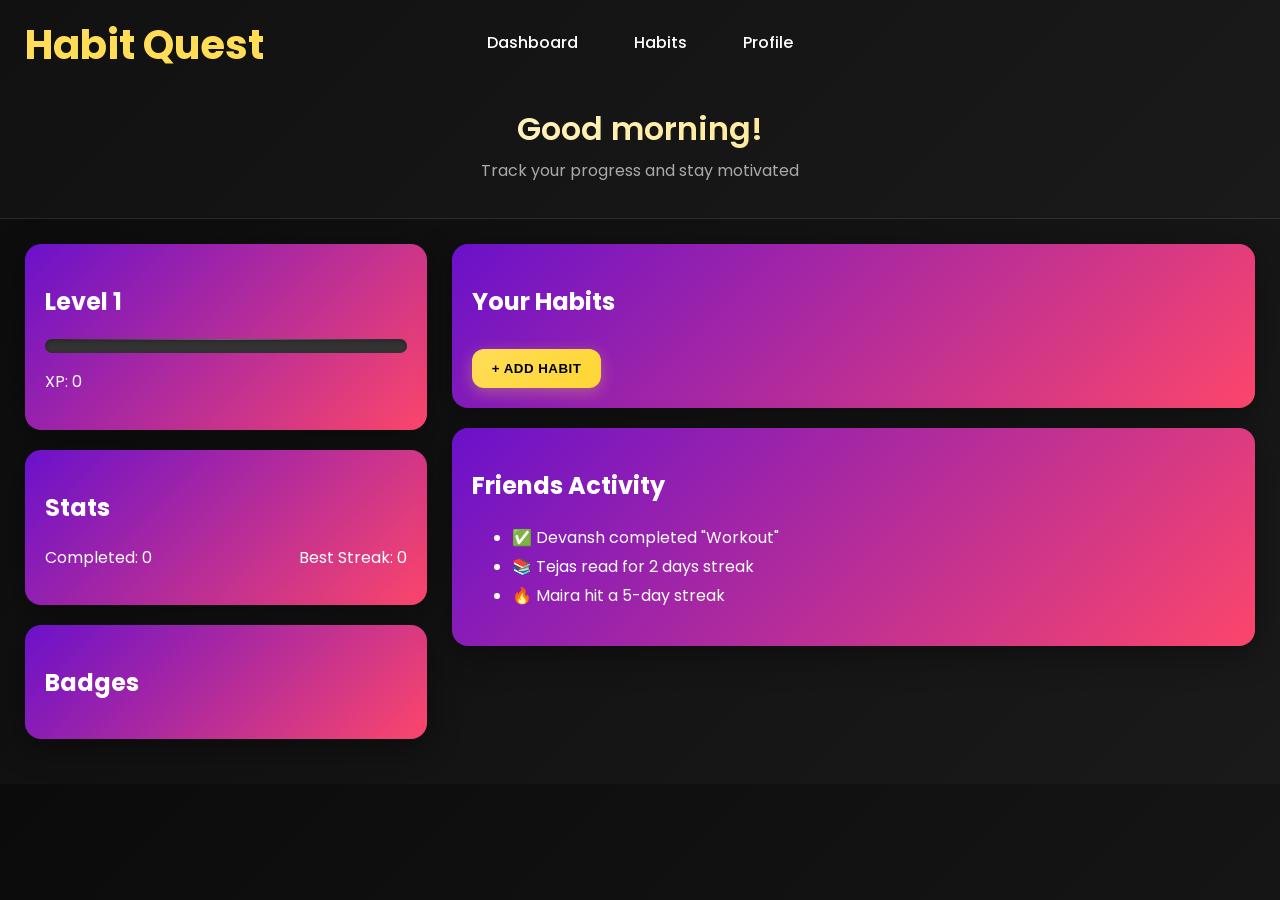
<file: index.html>
<!DOCTYPE html>
<html lang="en">
<head>
  <meta charset="UTF-8">
  <title>Habit Quest - Dashboard</title>
  <link rel="stylesheet" href="style.css">
</head>
<body>
  <header>
    <div class="header-container">
      <div class="logo">Habit Quest</div>
      <nav>
        <a href="index.html">Dashboard</a>
        <a href="habits.html">Habits</a>
        <a href="profile.html">Profile</a>
      </nav>
    </div>
    <h1 id="greeting">Welcome!</h1>
    <p>Track your progress and stay motivated</p>
  </header>

  <main class="grid">
    <div>
      <div class="card">
        <h2>Level <span id="level">1</span></h2>
        <div class="progress">
          <div class="bar" id="xpBar"></div>
        </div>
        <p>XP: <span id="xp">0</span></p>
      </div>

      <div class="card">
        <h2>Stats</h2>
        <div class="stats">
          <div>Completed: <span id="completed">0</span></div>
          <div>Best Streak: <span id="bestStreak">0</span></div>
        </div>
      </div>

      <div class="card">
        <h2>Badges</h2>
        <div id="badges"></div>
      </div>
    </div>

    <div>
      <div class="card">
        <h2>Your Habits</h2>
        <button onclick="location.href='habits.html'">+ Add Habit</button>
        <div id="habitList"></div>
      </div>

      <div class="card">
        <h2>Friends Activity</h2>
        <ul id="friendsFeed"></ul>
      </div>
    </div>
  </main>

  <script src="script.js"></script>
</body>
</html>
</file>
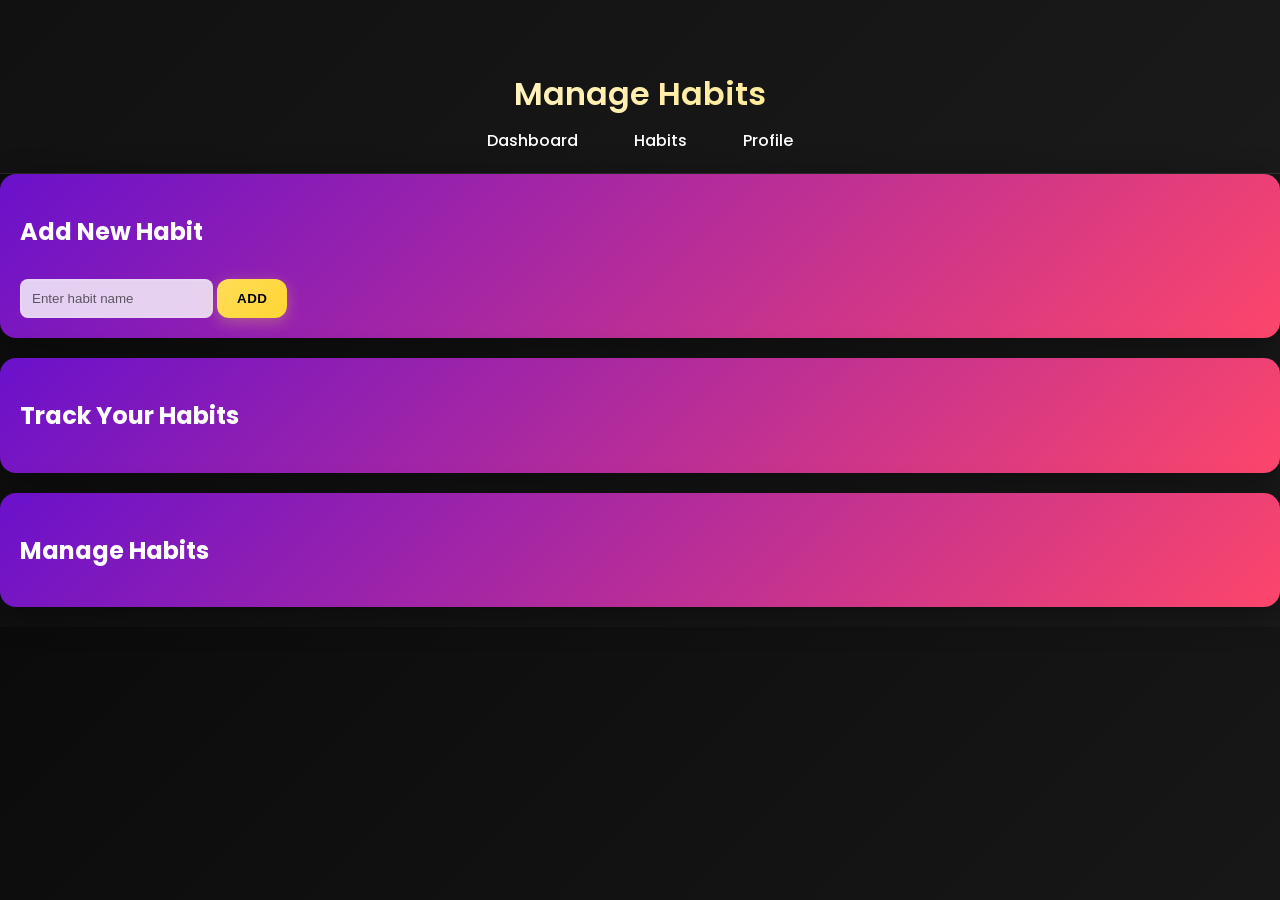
<file: habits.html>
<!DOCTYPE html>
<html lang="en">
<head>
  <meta charset="UTF-8" />
  <meta name="viewport" content="width=device-width, initial-scale=1.0"/>
  <title>Habit Quest - Habits</title>
  <link rel="stylesheet" href="style.css" />
</head>
<body>
  <header>
    <h1>Manage Habits</h1>
    <nav>
      <a href="index.html">Dashboard</a>
      <a href="habits.html">Habits</a>
      <a href="profile.html">Profile</a>
    </nav>
  </header>

  <main>
    <div class="card">
      <h2>Add New Habit</h2>
      <input type="text" id="habitName" placeholder="Enter habit name" />
      <button onclick="addHabit()">Add</button>
    </div>

    <div class="card">
      <h2>Track Your Habits</h2>
      <div id="habitList"></div>
    </div>

    <div class="card">
      <h2>Manage Habits</h2>
      <ul id="manageHabits"></ul>
    </div>
  </main>

  <script src="script.js"></script>
</body>
</html>
</file>
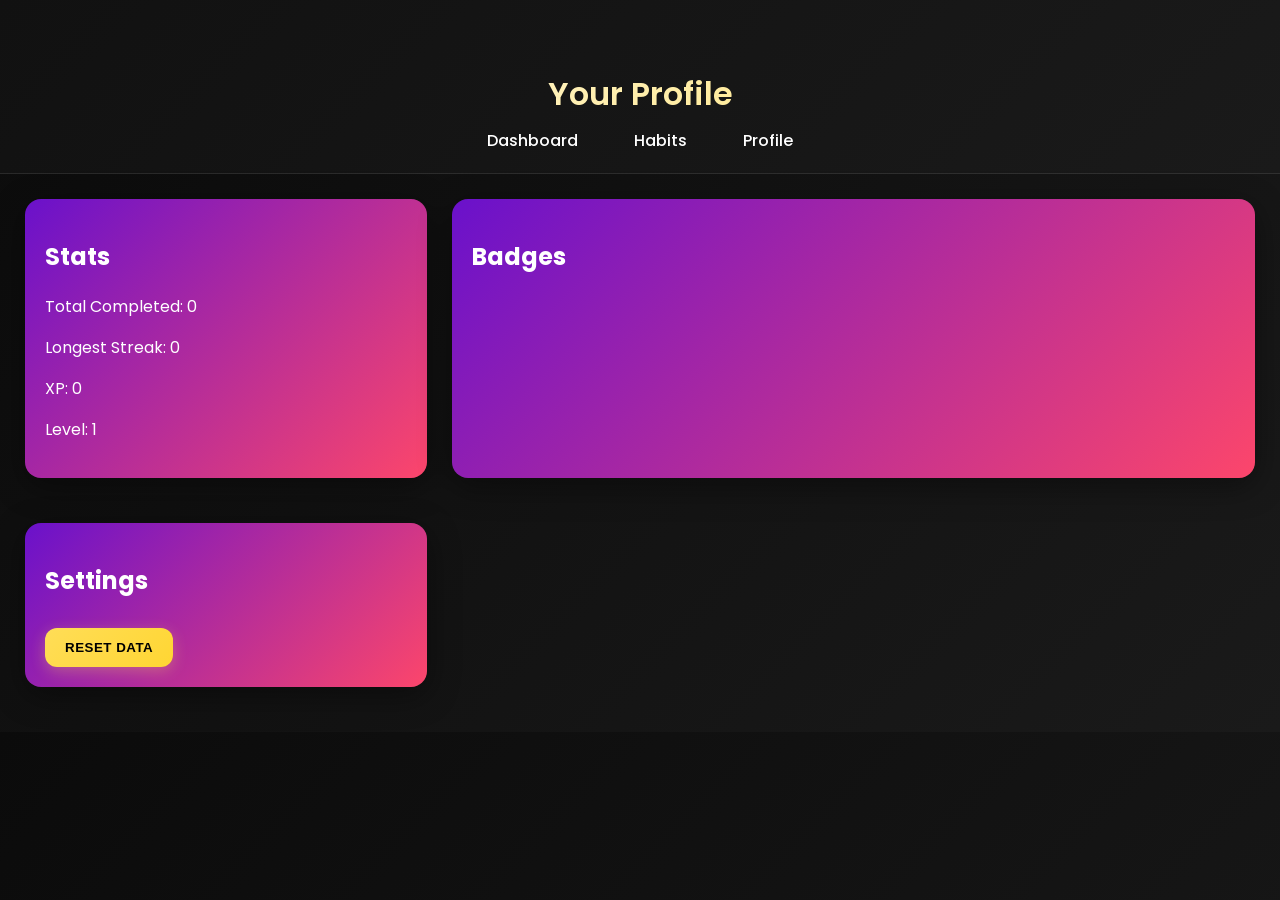
<file: profile.html>
<!DOCTYPE html>
<html lang="en">
<head>
  <meta charset="UTF-8">
  <title>Habit Quest - Profile</title>
  <link rel="stylesheet" href="style.css">
</head>
<body>
  <header>
    <h1>Your Profile</h1>
    <nav>
      <a href="index.html">Dashboard</a>
      <a href="habits.html">Habits</a>
      <a href="profile.html">Profile</a>
    </nav>
  </header>

  <main class="grid">
    <!-- Stats Card -->
    <div class="card">
      <h2>Stats</h2>
      <p>Total Completed: <span id="totalCompleted">0</span></p>
      <p>Longest Streak: <span id="longestStreak">0</span></p>
      <p>XP: <span id="totalXP">0</span></p>
      <p>Level: <span id="level">1</span></p>
    </div>

    <!-- Badges Card -->
    <div class="card">
      <h2>Badges</h2>
      <div id="badges"></div>
    </div>

    <!-- Reset Button Card -->
    <div class="card">
      <h2>Settings</h2>
      <button id="reset">Reset Data</button>
    </div>
  </main>

  <script>
    // Load profile stats from localStorage
    function loadProfile() {
      const state = JSON.parse(localStorage.getItem("habitQuestData")) || {
        habits: [],
        xp: 0,
        completions: 0,
        bestStreak: 0
      };

      const totalCompleted = state.completions;
      const longestStreak = state.bestStreak;
      const totalXP = state.xp;

      // Level = floor(totalXP / 100) + 1
      const level = Math.floor(totalXP / 100) + 1;

      document.getElementById("totalCompleted").textContent = totalCompleted;
      document.getElementById("longestStreak").textContent = longestStreak;
      document.getElementById("totalXP").textContent = totalXP;
      document.getElementById("level").textContent = level;

      // Badges (example logic)
      const badges = document.getElementById("badges");
      badges.innerHTML = "";
      if (totalCompleted >= 1) badges.innerHTML += "<span class='badge'>Getting Started</span>";
      if (longestStreak >= 5) badges.innerHTML += "<span class='badge'>5-Day Streak</span>";
      if (totalXP >= 500) badges.innerHTML += "<span class='badge'>XP Master</span>";
    }

    // Reset Data Handler
    document.getElementById("reset").addEventListener("click", () => {
      if (confirm("Are you sure you want to reset all progress?")) {
        // Clear habitQuestData
        localStorage.removeItem("habitQuestData");
        alert("All data reset. Reloading...");
        location.reload();
      }
    });

    loadProfile();
  </script>
</body>
</html>
</file>
<file: style.css>
@import url('https://fonts.googleapis.com/css2?family=Poppins:wght@400;600;700&display=swap');

body {
  margin: 0;
  font-family: 'Poppins', sans-serif;
  background: linear-gradient(135deg, #0b0b0b 0%, #1a1a1a 100%);
  color: #fff;
  overflow-x: hidden;
}

header {
  padding: 20px;
  background: linear-gradient(135deg, #111 0%, #1a1a1a 100%);
  text-align: center;
  position: relative;
  backdrop-filter: blur(10px);
  border-bottom: 1px solid rgba(255, 255, 255, 0.1);
  transition: all 0.3s ease;
}

.logo {
  position: absolute;
  top: 15px;
  left: 25px;
  font-size: 2.5rem;
  font-weight: 700;
  color: #ffdd57;
  cursor: pointer;
  transition: all 0.3s cubic-bezier(0.4, 0, 0.2, 1);
}

.logo:hover {
  transform: scale(1.1) rotate(-2deg);
  filter: brightness(1.2);
}

header h1 {
  font-weight: 600;
  margin: 50px 0 0;
  background: linear-gradient(135deg, #fff 0%, #ffdd57 100%);
  -webkit-background-clip: text;
  -webkit-text-fill-color: transparent;
  background-clip: text;
  animation: glow 2s ease-in-out infinite alternate;
}

@keyframes glow {
  from {
    text-shadow: 0 0 20px rgba(255, 221, 87, 0.2);
  }
  to {
    text-shadow: 0 0 30px rgba(255, 221, 87, 0.4);
  }
}

@keyframes fadeInUp {
  from {
    opacity: 0;
    transform: translateY(30px);
  }
  to {
    opacity: 1;
    transform: translateY(0);
  }
}

@keyframes pulse {
  0%, 100% {
    transform: scale(1);
  }
  50% {
    transform: scale(1.05);
  }
}

@keyframes slideIn {
  from {
    transform: translateX(-50px);
    opacity: 0;
  }
  to {
    transform: translateX(0);
    opacity: 1;
  }
}

header p {
  margin: 5px 0 15px;
  font-weight: 400;
  color: #aaa;
  transition: color 0.3s ease;
}

header nav {
  margin-top: 10px;
}

header nav a {
  color: #fff;
  margin: 0 10px;
  text-decoration: none;
  font-weight: 500;
  padding: 8px 16px;
  border-radius: 20px;
  transition: all 0.3s cubic-bezier(0.4, 0, 0.2, 1);
}

header nav a:hover {
  background: rgba(255, 221, 87, 0.1);
  transform: translateY(-2px);
}

.card {
  background: linear-gradient(135deg, #6a11cb, #fc466b);
  padding: 20px;
  border-radius: 16px;
  color: #fff;
  box-shadow: 0 8px 32px rgba(0,0,0,0.4);
  margin-bottom: 20px;
  transition: all 0.4s cubic-bezier(0.4, 0, 0.2, 1);
  position: relative;
  overflow: hidden;
  animation: fadeInUp 0.6s ease-out;
}

.card::before {
  content: '';
  position: absolute;
  top: -50%;
  left: -50%;
  width: 200%;
  height: 200%;
  background: radial-gradient(circle, rgba(255, 255, 255, 0.1) 0%, transparent 70%);
  opacity: 0;
  transition: opacity 0.3s ease;
  pointer-events: none;
}

.card:hover::before {
  opacity: 1;
}

.card:hover {
  transform: translateY(-10px) scale(1.02);
  box-shadow: 0 20px 60px rgba(0,0,0,0.6);
  filter: brightness(1.1);
}

.card:active {
  transform: translateY(-8px) scale(1.01);
}

.grid {
  display: grid;
  grid-template-columns: 1fr 2fr;
  gap: 25px;
  padding: 25px;
}

button {
  background: linear-gradient(135deg, #ffdd57 0%, #ffd633 100%);
  border: none;
  padding: 12px 20px;
  cursor: pointer;
  margin-top: 10px;
  font-weight: 600;
  border-radius: 12px;
  transition: all 0.3s cubic-bezier(0.4, 0, 0.2, 1);
  position: relative;
  overflow: hidden;
  box-shadow: 0 4px 15px rgba(255, 221, 87, 0.3);
  text-transform: uppercase;
  letter-spacing: 0.5px;
  color: #000;
  z-index: 1;
}

button::before {
  content: '';
  position: absolute;
  top: 50%;
  left: 50%;
  width: 0;
  height: 0;
  background: rgba(255, 255, 255, 0.3);
  border-radius: 50%;
  transform: translate(-50%, -50%);
  transition: width 0.3s ease, height 0.3s ease;
  pointer-events: none;
  z-index: 0;
}

button:hover::before {
  width: 300px;
  height: 300px;
}

button:hover {
  transform: translateY(-3px) scale(1.05);
  box-shadow: 0 8px 25px rgba(255, 221, 87, 0.5);
  filter: brightness(1.1);
}

button:active {
  transform: translateY(-1px) scale(1.02);
  box-shadow: 0 4px 15px rgba(255, 221, 87, 0.4);
}

.progress {
  background: #333;
  height: 14px;
  width: 100%;
  margin: 15px 0;
  border-radius: 20px;
  overflow: hidden;
  position: relative;
  box-shadow: inset 0 2px 4px rgba(0,0,0,0.3);
}

.progress::before {
  content: '';
  position: absolute;
  top: 0;
  left: 0;
  right: 0;
  height: 1px;
  background: linear-gradient(90deg, transparent, rgba(255,255,255,0.3), transparent);
}

.bar {
  background: linear-gradient(90deg, #ff6b35, #f7931e, #ffdd57);
  height: 100%;
  width: 20%;
  border-radius: 20px;
  position: relative;
  transition: width 0.8s cubic-bezier(0.4, 0, 0.2, 1);
  animation: pulse 2s ease-in-out infinite;
}

.bar::after {
  content: '';
  position: absolute;
  top: 0;
  left: 0;
  right: 0;
  bottom: 0;
  background: linear-gradient(90deg, transparent, rgba(255,255,255,0.4), transparent);
  animation: shimmer 2s infinite;
}

@keyframes shimmer {
  0% { transform: translateX(-100%); }
  100% { transform: translateX(100%); }
}

.stats {
  display: flex;
  justify-content: space-between;
  margin: 15px 0;
  gap: 10px;
}

.stats > div {
  transition: transform 0.2s ease;
}

.stats > div:hover {
  transform: scale(1.1);
}

.badge {
  background: linear-gradient(135deg, #333 0%, #444 100%);
  padding: 8px 16px;
  margin-right: 8px;
  border-radius: 20px;
  display: inline-block;
  transition: all 0.3s cubic-bezier(0.4, 0, 0.2, 1);
  border: 1px solid rgba(255, 255, 255, 0.1);
  cursor: pointer;
  position: relative;
  overflow: hidden;
}

.badge::before {
  content: '';
  position: absolute;
  top: 0;
  left: -100%;
  width: 100%;
  height: 100%;
  background: linear-gradient(90deg, transparent, rgba(255, 221, 87, 0.2), transparent);
  transition: left 0.5s;
}

.badge:hover::before {
  left: 100%;
}

.badge:hover {
  background: linear-gradient(135deg, #444 0%, #555 100%);
  transform: translateY(-2px);
  box-shadow: 0 4px 12px rgba(0,0,0,0.3);
  border-color: rgba(255, 221, 87, 0.3);
}

ul li, ol li {
  transition: all 0.2s ease;
  padding: 2px 0;
}

ul li:hover, ol li:hover {
  color: #ffdd57;
  transform: translateX(5px);
}

input, textarea, select {
  transition: all 0.3s ease;
  border: 2px solid rgba(255, 255, 255, 0.1);
  background: rgba(255, 255, 255, 0.8);
  border-radius: 8px;
  padding: 10px;
  color: #000;
  z-index: 10;
  cursor: text;
}

input::placeholder {
  color: rgba(0,0,0,0.6);
}

input:focus, textarea:focus, select:focus {
  border-color: #ffdd57;
  box-shadow: 0 0 15px rgba(255, 221, 87, 0.3);
  transform: scale(1.02);
  outline: none;
  cursor: text;
}

html {
  scroll-behavior: smooth;
}

.loading {
  animation: pulse 1.5s ease-in-out infinite;
}

@media (max-width: 768px) {
  .card:hover {
    transform: translateY(-5px) scale(1.01);
  }
  
  button:hover {
    transform: translateY(-2px) scale(1.03);
  }
}
</file>
